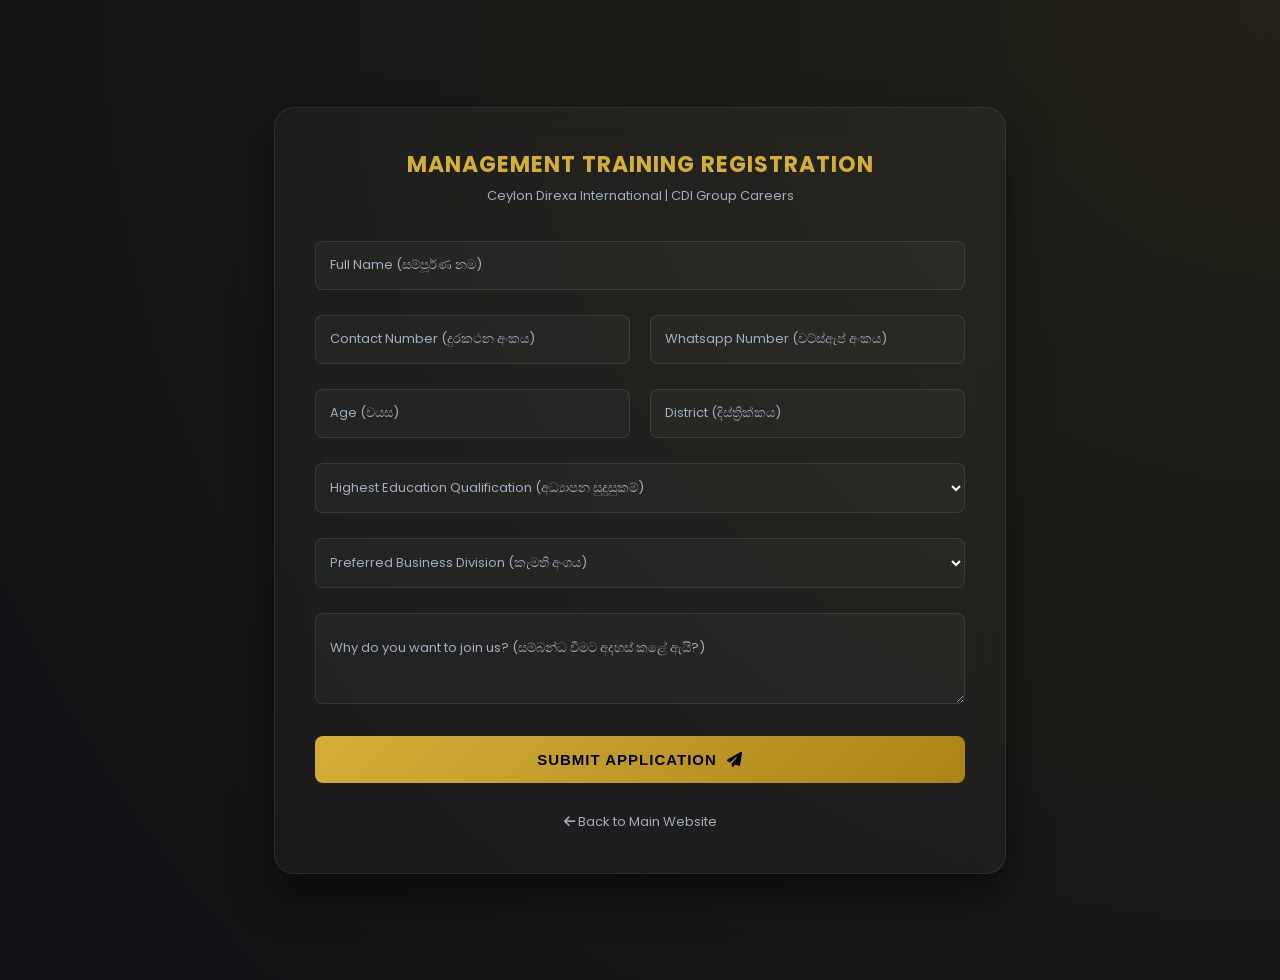
<file: apply-reg.html>
<!DOCTYPE html>
<html lang="en">
<head>
    <meta charset="UTF-8">
    <meta name="viewport" content="width=device-width, initial-scale=1.0">
    <title>Management Training Registration | CDI Group</title>
    <!-- Premium Fonts & Icons -->
    <link href="https://fonts.googleapis.com/css2?family=Poppins:wght@300;400;600;700&display=swap" rel="stylesheet">
    <link rel="stylesheet" href="https://cdnjs.cloudflare.com/ajax/libs/font-awesome/6.4.0/css/all.min.css">
    
    <style>
        body {
            background: #0f1115;
            color: #ffffff;
            font-family: 'Poppins', sans-serif;
            margin: 0;
            padding: 0;
        }
        .form-page-wrapper {
            min-height: 100vh;
            display: flex;
            justify-content: center;
            align-items: center;
            padding: 40px 20px;
            background: radial-gradient(circle at top right, rgba(212, 175, 55, 0.1), transparent);
        }
        .form-container-premium {
            background: rgba(255, 255, 255, 0.03);
            backdrop-filter: blur(15px);
            -webkit-backdrop-filter: blur(15px);
            border: 1px solid rgba(255, 255, 255, 0.08);
            border-radius: 20px;
            padding: 40px;
            width: 100%;
            max-width: 650px;
            box-shadow: 0 20px 40px rgba(0,0,0,0.5);
        }
        .form-header {
            text-align: center;
            margin-bottom: 35px;
        }
        .form-header h2 {
            font-size: 22px;
            font-weight: 700;
            color: #d4af37;
            margin: 0 0 5px 0;
            letter-spacing: 1px;
        }
        .form-header p {
            font-size: 13px;
            color: #a0aec0;
            margin: 0;
        }
        .form-group-row {
            display: flex;
            gap: 20px;
        }
        .form-group {
            position: relative;
            margin-bottom: 25px;
            flex: 1;
        }
        .form-group input, .form-group select, .form-group textarea {
            width: 100%;
            background: rgba(255, 255, 255, 0.03);
            border: 1px solid rgba(255, 255, 255, 0.1);
            border-radius: 8px;
            padding: 18px 15px 8px 15px;
            color: #ffffff;
            font-size: 14px;
            font-family: 'Poppins', sans-serif;
            transition: all 0.3s ease;
            box-sizing: border-box;
        }
        .form-group label {
            position: absolute;
            left: 15px;
            top: 50%;
            transform: translateY(-50%);
            font-size: 13px;
            color: #a0aec0;
            transition: all 0.3s ease;
            pointer-events: none;
        }
        .form-group.textarea-group label {
            top: 25px;
            transform: none;
        }
        
        /* Premium Ceylon Direxa International Animation Trigger */
        .form-group input:focus ~ label,
        .form-group input:not(:placeholder-shown) ~ label,
        .form-group select:focus ~ label,
        .form-group select:valid ~ label,
        .form-group textarea:focus ~ label,
        .form-group textarea:not(:placeholder-shown) ~ label {
            top: 6px;
            font-size: 10px;
            color: #d4af37;
            font-weight: 600;
            text-transform: uppercase;
        }
        
        .form-group input:focus, .form-group select:focus, .form-group textarea:focus {
            outline: none;
            border-color: #d4af37;
            background: rgba(255, 255, 255, 0.06);
            box-shadow: 0 0 10px rgba(212, 175, 55, 0.1);
        }
        .form-group select option {
            background: #1a1d24;
            color: #fff;
        }
        .submit-btn-premium {
            width: 100%;
            background: linear-gradient(135deg, #d4af37 0%, #aa8416 100%);
            color: #000;
            border: none;
            border-radius: 8px;
            padding: 15px;
            font-size: 15px;
            font-weight: 700;
            cursor: pointer;
            transition: all 0.3s ease;
            text-transform: uppercase;
            letter-spacing: 1px;
            display: flex;
            justify-content: center;
            align-items: center;
            gap: 10px;
        }
        .submit-btn-premium:hover {
            transform: translateY(-2px);
            box-shadow: 0 10px 20px rgba(212, 175, 55, 0.3);
        }
        .back-home {
            text-align: center;
            margin-top: 25px;
        }
        .back-home a {
            color: #a0aec0;
            text-decoration: none;
            font-size: 13px;
        }
        .back-home a:hover { color: #d4af37; }

        @media (max-width: 600px) {
            .form-group-row { flex-direction: column; gap: 0; }
            .form-container-premium { padding: 25px 20px; }
        }
    </style>
</head>
<body>

    <div class="form-page-wrapper">
        <div class="form-container-premium">
            
            <div class="form-header">
                <h2>MANAGEMENT TRAINING REGISTRATION</h2>
                <p>Ceylon Direxa International | CDI Group Careers</p>
            </div>

            <form id="careerForm">
                
                <!-- Full Name -->
                <div class="form-group">
                    <input type="text" id="fullName" placeholder=" " required>
                    <label>Full Name (සම්පූර්ණ නම)</label>
                </div>

                <div class="form-group-row">
                    <!-- Contact Number -->
                    <div class="form-group">
                        <input type="tel" id="phone" placeholder=" " pattern="[0-9]{10}" required>
                        <label>Contact Number (දුරකථන අංකය)</label>
                    </div>
                    <!-- Whatsapp Number -->
                    <div class="form-group">
                        <input type="tel" id="whatsapp" placeholder=" " pattern="[0-9]{10}" required>
                        <label>Whatsapp Number (වට්ස්ඇප් අංකය)</label>
                    </div>
                </div>

                <div class="form-group-row">
                    <!-- Age -->
                    <div class="form-group">
                        <input type="number" id="age" min="18" max="35" placeholder=" " required>
                        <label>Age (වයස)</label>
                    </div>
                    <!-- District -->
                    <div class="form-group">
                        <input type="text" id="district" placeholder=" " required>
                        <label>District (දිස්ත්‍රික්කය)</label>
                    </div>
                </div>

                <!-- Education Qualification -->
                <div class="form-group">
                    <select id="education" required>
                        <option value="" disabled selected hidden></option>
                        <option value="GCE O/L">GCE O/L</option>
                        <option value="GCE A/L">GCE A/L</option>
                        <option value="Diploma / Higher Diploma">Diploma / Higher Diploma</option>
                        <option value="Bachelor's Degree or Above">Bachelor's Degree or Above</option>
                    </select>
                    <label>Highest Education Qualification (අධ්‍යාපන සුදුසුකම්)</label>
                </div>

                <!-- Preferred Division -->
                <div class="form-group">
                    <select id="division" required>
                        <option value="" disabled selected hidden></option>
                        <option value="Ceylon Education">Ceylon Education</option>
                        <option value="Ceylon Smart home">Ceylon Smart home</option>
                        <option value="Ceylon Investment & Micro Credit">Ceylon Investment & Micro Credit</option>
                        <option value="Ceylon Automotive">Ceylon Automotive</option>
                        <option value="Coporate Management & Consultancy">Corporate Management & Consultancy</option>
                    </select>
                    <label>Preferred Business Division (කැමති අංශය)</label>
                </div>

                <!-- Short Message -->
                <div class="form-group textarea-group">
                    <textarea id="message" rows="3" placeholder=" " required></textarea>
                    <label>Why do you want to join us? (සම්බන්ධ වීමට අදහස් කළේ ඇයි?)</label>
                </div>

                <!-- Submit Button -->
                <button type="submit" class="submit-btn-premium" id="submitBtn">
                    SUBMIT APPLICATION <i class="fas fa-paper-plane"></i>
                </button>

            </form>

            <div class="back-home">
                <a href="index.html"><i class="fas fa-arrow-left"></i> Back to Main Website</a>
            </div>

        </div>
    </div>

    <!-- 100% Guaranteed Google Form Ajax Submission Script -->
    <script>
        document.getElementById('careerForm').addEventListener('submit', function(e) {
            e.preventDefault();

            const submitBtn = document.getElementById('submitBtn');
            submitBtn.innerHTML = 'SUBMITTING... <i class="fas fa-spinner fa-spin"></i>';
            submitBtn.disabled = true;

            const formURL = "https://docs.google.com/forms/d/e/1FAIpQLSdDE1NfaN4uiJVFhFAQ6WByc4K2dQrm2-PPzBhaTD6CxNf46Q/formResponse";

            // 100%ක්ම නිවැරදි බව තහවුරු කරගත් Entry IDs 5 මෙන්න මචන්
            const formData = new FormData();
            formData.append('entry.2105528632', document.getElementById('fullName').value);
            formData.append('entry.899543731', document.getElementById('phone').value);
            formData.append('entry.989116378', document.getElementById('whatsapp').value);
            formData.append('entry.1589322204', document.getElementById('age').value);
            formData.append('entry.188270919', document.getElementById('district').value);

            // සර්වර් එකෙන් බ්ලොක් නොවී ඩේටා ටික ෂුවර් එකටම ශීට් එකට යවන්න Dropdown දත්ත ටික Name එක අගට එකතු කරලා එක පාර යවනවා
            const extraDetails = ` | Edu: ${document.getElementById('education').value} | Div: ${document.getElementById('division').value} | Note: ${document.getElementById('message').value}`;
            formData.set('entry.2105528632', document.getElementById('fullName').value + extraDetails);

            fetch(formURL, {
                method: 'POST',
                mode: 'no-cors',
                body: formData
            })
            .then(() => {
                submitBtn.innerHTML = 'SUCCESSFULLY SUBMITTED <i class="fas fa-check-circle"></i>';
                submitBtn.style.background = 'linear-gradient(135deg, #28a745 0%, #218838 100%)';
                submitBtn.style.color = '#fff';
                
                alert('ඔබගේ අයදුම්පත සාර්ථකව ලැබුණි! Ceylon Direxa International (CDI Group) ආයතනය මගින් කඩිනමින් ඔබව සම්බන්ධ කරගනු ඇත.');
                document.getElementById('careerForm').reset();
                
                setTimeout(() => {
                    submitBtn.innerHTML = 'SUBMIT APPLICATION <i class="fas fa-paper-plane"></i>';
                    submitBtn.style.background = 'linear-gradient(135deg, #d4af37 0%, #aa8416 100%)';
                    submitBtn.style.color = '#000';
                    submitBtn.disabled = false;
                }, 3000);
            })
            .catch(error => {
                console.error('Error:', error);
                alert('යම් දෝෂයක් සිදුවුණා. කරුණාකර නැවත උත්සාහ කරන්න.');
                submitBtn.innerHTML = 'SUBMIT APPLICATION <i class="fas fa-paper-plane"></i>';
                submitBtn.disabled = false;
            });
        });
    </script>
</body>
</html>
</file>
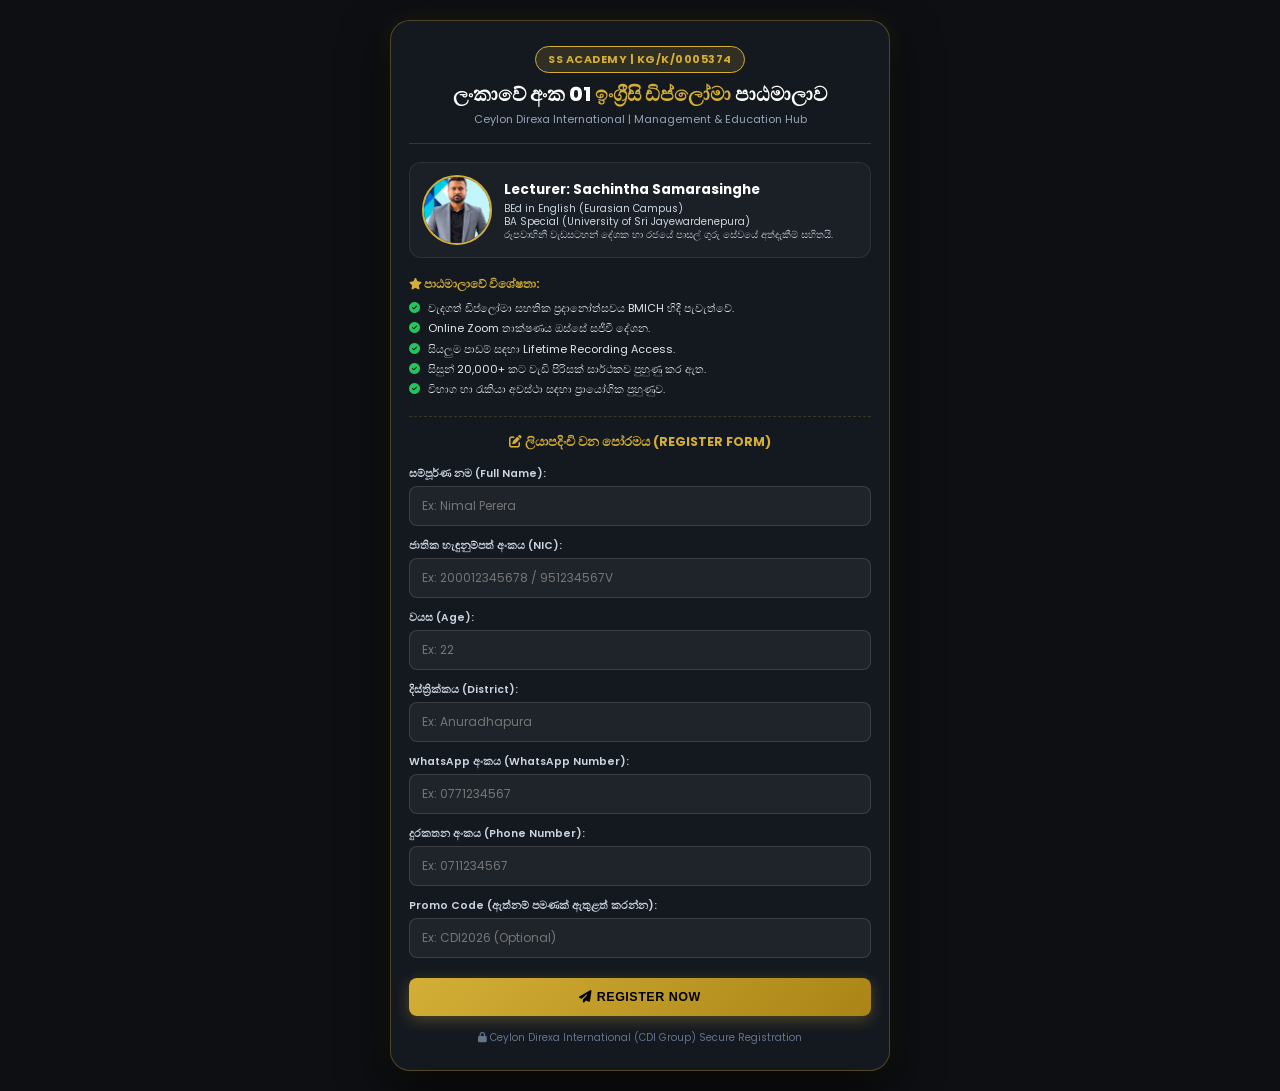
<file: endiploma.html>
<!DOCTYPE html>
<html lang="en">
<head>
    <meta charset="UTF-8">
    <meta name="viewport" content="width=device-width, initial-scale=1.0">
    <title>English Diploma Registration | SS Academy - CDI Group</title>
    <!-- Premium Fonts & FontAwesome -->
    <link href="https://fonts.googleapis.com/css2?family=Poppins:wght@300;400;500;600;700;800&display=swap" rel="stylesheet">
    <link rel="stylesheet" href="https://cdnjs.cloudflare.com/ajax/libs/font-awesome/6.4.0/css/all.min.css">
    
    <style>
        * {
            box-sizing: border-box;
            margin: 0;
            padding: 0;
        }
        body {
            background: #0d0f12;
            color: #ffffff;
            font-family: 'Poppins', sans-serif;
            min-height: 100vh;
            display: flex;
            justify-content: center;
            align-items: center;
            padding: 20px 12px;
        }
        .container {
            width: 100%;
            max-width: 500px;
        }
        .card {
            background: rgba(22, 27, 34, 0.95);
            backdrop-filter: blur(16px);
            -webkit-backdrop-filter: blur(16px);
            border: 1px solid rgba(212, 175, 55, 0.3);
            border-radius: 20px;
            padding: 24px 18px;
            box-shadow: 0 20px 50px rgba(0, 0, 0, 0.7), 0 0 25px rgba(212, 175, 55, 0.1);
        }
        .header {
            text-align: center;
            border-bottom: 1px solid rgba(212, 175, 55, 0.2);
            padding-bottom: 15px;
            margin-bottom: 18px;
        }
        .reg-badge {
            background: rgba(212, 175, 55, 0.15);
            color: #d4af37;
            border: 1px solid #d4af37;
            font-size: 11px;
            font-weight: 700;
            padding: 4px 12px;
            border-radius: 20px;
            display: inline-block;
            margin-bottom: 8px;
            letter-spacing: 0.5px;
        }
        .header h1 {
            font-size: 20px;
            font-weight: 800;
            color: #ffffff;
            text-transform: uppercase;
            line-height: 1.3;
        }
        .header h1 span {
            color: #d4af37;
        }
        .header p {
            font-size: 11px;
            color: #94a3b8;
            margin-top: 4px;
        }

        /* Lecturer Profile Box with Photo */
        .lecturer-box {
            background: rgba(255, 255, 255, 0.03);
            border: 1px solid rgba(255, 255, 255, 0.08);
            border-radius: 12px;
            padding: 12px;
            margin-bottom: 18px;
            display: flex;
            align-items: center;
            gap: 12px;
        }
        .lecturer-img {
            width: 70px;
            height: 70px;
            border-radius: 50%;
            border: 2px solid #d4af37;
            object-fit: cover;
            flex-shrink: 0;
            background: #1a1e24;
        }
        .lecturer-info h3 {
            font-size: 13.5px;
            color: #ffffff;
            font-weight: 700;
        }
        .lecturer-info p {
            font-size: 10px;
            color: #cbd5e1;
            margin-top: 2px;
            line-height: 1.3;
        }

        /* Features List */
        .features-title {
            font-size: 11.5px;
            color: #d4af37;
            font-weight: 700;
            text-transform: uppercase;
            margin-bottom: 8px;
        }
        .features-list {
            list-style: none;
            margin-bottom: 20px;
        }
        .features-list li {
            font-size: 11px;
            color: #e2e8f0;
            margin-bottom: 6px;
            display: flex;
            align-items: flex-start;
            gap: 8px;
            line-height: 1.3;
        }
        .features-list li i {
            color: #22c55e;
            font-size: 11px;
            margin-top: 2px;
        }

        /* Form Styles */
        .form-title {
            font-size: 12.5px;
            color: #d4af37;
            font-weight: 700;
            text-transform: uppercase;
            text-align: center;
            margin-bottom: 15px;
            border-top: 1px dashed rgba(212, 175, 55, 0.2);
            padding-top: 16px;
        }
        .form-group {
            margin-bottom: 12px;
        }
        .form-group label {
            display: block;
            font-size: 10.5px;
            font-weight: 600;
            color: #cbd5e1;
            margin-bottom: 4px;
        }
        .form-control {
            width: 100%;
            padding: 10px 12px;
            background: rgba(255, 255, 255, 0.05);
            border: 1px solid rgba(255, 255, 255, 0.12);
            border-radius: 8px;
            color: #ffffff;
            font-size: 12px;
            font-family: 'Poppins', sans-serif;
            transition: all 0.3s ease;
        }
        .form-control:focus {
            outline: none;
            border-color: #d4af37;
            background: rgba(212, 175, 55, 0.05);
        }

        .submit-btn {
            width: 100%;
            background: linear-gradient(135deg, #d4af37 0%, #aa8416 100%);
            color: #000000;
            border: none;
            padding: 12px;
            border-radius: 8px;
            font-size: 12.5px;
            font-weight: 700;
            text-transform: uppercase;
            letter-spacing: 0.5px;
            cursor: pointer;
            transition: all 0.3s ease;
            margin-top: 8px;
            box-shadow: 0 4px 15px rgba(212, 175, 55, 0.3);
        }
        .submit-btn:hover {
            transform: translateY(-2px);
            box-shadow: 0 6px 20px rgba(212, 175, 55, 0.5);
        }

        .footer-note {
            text-align: center;
            font-size: 10px;
            color: #64748b;
            margin-top: 14px;
        }
    </style>
</head>
<body>

    <div class="container">
        <div class="card">
            
            <!-- Header -->
            <div class="header">
                <span class="reg-badge">SS ACADEMY | KG/K/0005374</span>
                <h1>ලංකාවේ අංක 01 <span>ඉංග්‍රීසි ඩිප්ලෝමා</span> පාඨමාලාව</h1>
                <p>Ceylon Direxa International | Management & Education Hub</p>
            </div>

            <!-- Lecturer Info with Photo -->
            <div class="lecturer-box">
                <img src="assets/sir.jpg" alt="Sachintha Samarasinghe" class="lecturer-img" onerror="this.src='https://cdn-icons-png.flaticon.com/512/3135/3135715.png';">
                <div class="lecturer-info">
                    <h3>Lecturer: Sachintha Samarasinghe</h3>
                    <p>BEd in English (Eurasian Campus)<br>BA Special (University of Sri Jayewardenepura)<br>රූපවාහිනී වැඩසටහන් දේශක හා රජයේ පාසල් ගුරු සේවයේ අත්දැකීම් සහිතයි.</p>
                </div>
            </div>

            <!-- Course Details / Highlights -->
            <div class="features-title"><i class="fas fa-star"></i> පාඨමාලාවේ විශේෂතා:</div>
            <ul class="features-list">
                <li><i class="fas fa-check-circle"></i> වැදගත් ඩිප්ලෝමා සහතික ප්‍රදානෝත්සවය BMICH හිදී පැවැත්වේ.</li>
                <li><i class="fas fa-check-circle"></i> Online Zoom තාක්ෂණය ඔස්සේ සජීවී දේශන.</li>
                <li><i class="fas fa-check-circle"></i> සියලුම පාඩම් සඳහා Lifetime Recording Access.</li>
                <li><i class="fas fa-check-circle"></i> සිසුන් 20,000+ කට වැඩි පිරිසක් සාර්ථකව පුහුණු කර ඇත.</li>
                <li><i class="fas fa-check-circle"></i> විභාග හා රැකියා අවස්ථා සඳහා ප්‍රායෝගික පුහුණුව.</li>
            </ul>

            <!-- Registration Form -->
            <div class="form-title"><i class="fas fa-edit"></i> ලියාපදිංචි වන පෝරමය (REGISTER FORM)</div>

            <form id="diplomaForm">
                <!-- 1. Full Name -->
                <div class="form-group">
                    <label>සම්පූර්ණ නම (Full Name):</label>
                    <input type="text" id="fullName" class="form-control" placeholder="Ex: Nimal Perera" required>
                </div>

                <!-- 2. NIC -->
                <div class="form-group">
                    <label>ජාතික හැඳුනුම්පත් අංකය (NIC):</label>
                    <input type="text" id="nic" class="form-control" placeholder="Ex: 200012345678 / 951234567V" required>
                </div>

                <!-- 3. Age -->
                <div class="form-group">
                    <label>වයස (Age):</label>
                    <input type="number" id="age" class="form-control" placeholder="Ex: 22" required>
                </div>

                <!-- 4. District -->
                <div class="form-group">
                    <label>දිස්ත්‍රික්කය (District):</label>
                    <input type="text" id="district" class="form-control" placeholder="Ex: Anuradhapura" required>
                </div>

                <!-- 5. WhatsApp Number -->
                <div class="form-group">
                    <label>WhatsApp අංකය (WhatsApp Number):</label>
                    <input type="tel" id="whatsapp" class="form-control" placeholder="Ex: 0771234567" required>
                </div>

                <!-- 6. Phone Number -->
                <div class="form-group">
                    <label>දුරකතන අංකය (Phone Number):</label>
                    <input type="tel" id="phone" class="form-control" placeholder="Ex: 0711234567" required>
                </div>

                <!-- 7. Promo Code -->
                <div class="form-group">
                    <label>Promo Code (ඇත්නම් පමණක් ඇතුළත් කරන්න):</label>
                    <input type="text" id="promo" class="form-control" placeholder="Ex: CDI2026 (Optional)">
                </div>

                <button type="submit" class="submit-btn" id="subBtn">
                    <i class="fas fa-paper-plane"></i> REGISTER NOW
                </button>
            </form>

            <div class="footer-note">
                <i class="fas fa-lock"></i> Ceylon Direxa International (CDI Group) Secure Registration
            </div>

        </div>
    </div>

    <script>
        document.getElementById('diplomaForm').addEventListener('submit', function(e) {
            e.preventDefault();
            
            var btn = document.getElementById('subBtn');
            btn.innerHTML = '<i class="fas fa-spinner fa-spin"></i> PROCESSING...';
            btn.disabled = true;

            var name = document.getElementById('fullName').value;
            var nic = document.getElementById('nic').value;
            var age = document.getElementById('age').value;
            var district = document.getElementById('district').value;
            var whatsapp = document.getElementById('whatsapp').value;
            var phone = document.getElementById('phone').value;
            var promo = document.getElementById('promo').value || 'N/A';

            // Custom Message format for WhatsApp
            var waMessage = `Hi CDI Education Hub,%0A%0A🎓 *New English Diploma Registration*%0A%0A👤 *Name:* ${encodeURIComponent(name)}%0A🆔 *NIC:* ${encodeURIComponent(nic)}%0A🎂 *Age:* ${encodeURIComponent(age)}%0A📍 *District:* ${encodeURIComponent(district)}%0A💬 *WhatsApp:* ${encodeURIComponent(whatsapp)}%0A📞 *Phone:* ${encodeURIComponent(phone)}%0A🎟️ *Promo Code:* ${encodeURIComponent(promo)}`;

            // Direct Redirect to 0775009504
            setTimeout(function() {
                window.location.href = `https://wa.me/94775009504?text=${waMessage}`;
            }, 800);
        });
    </script>

</body>
</html>
</file>
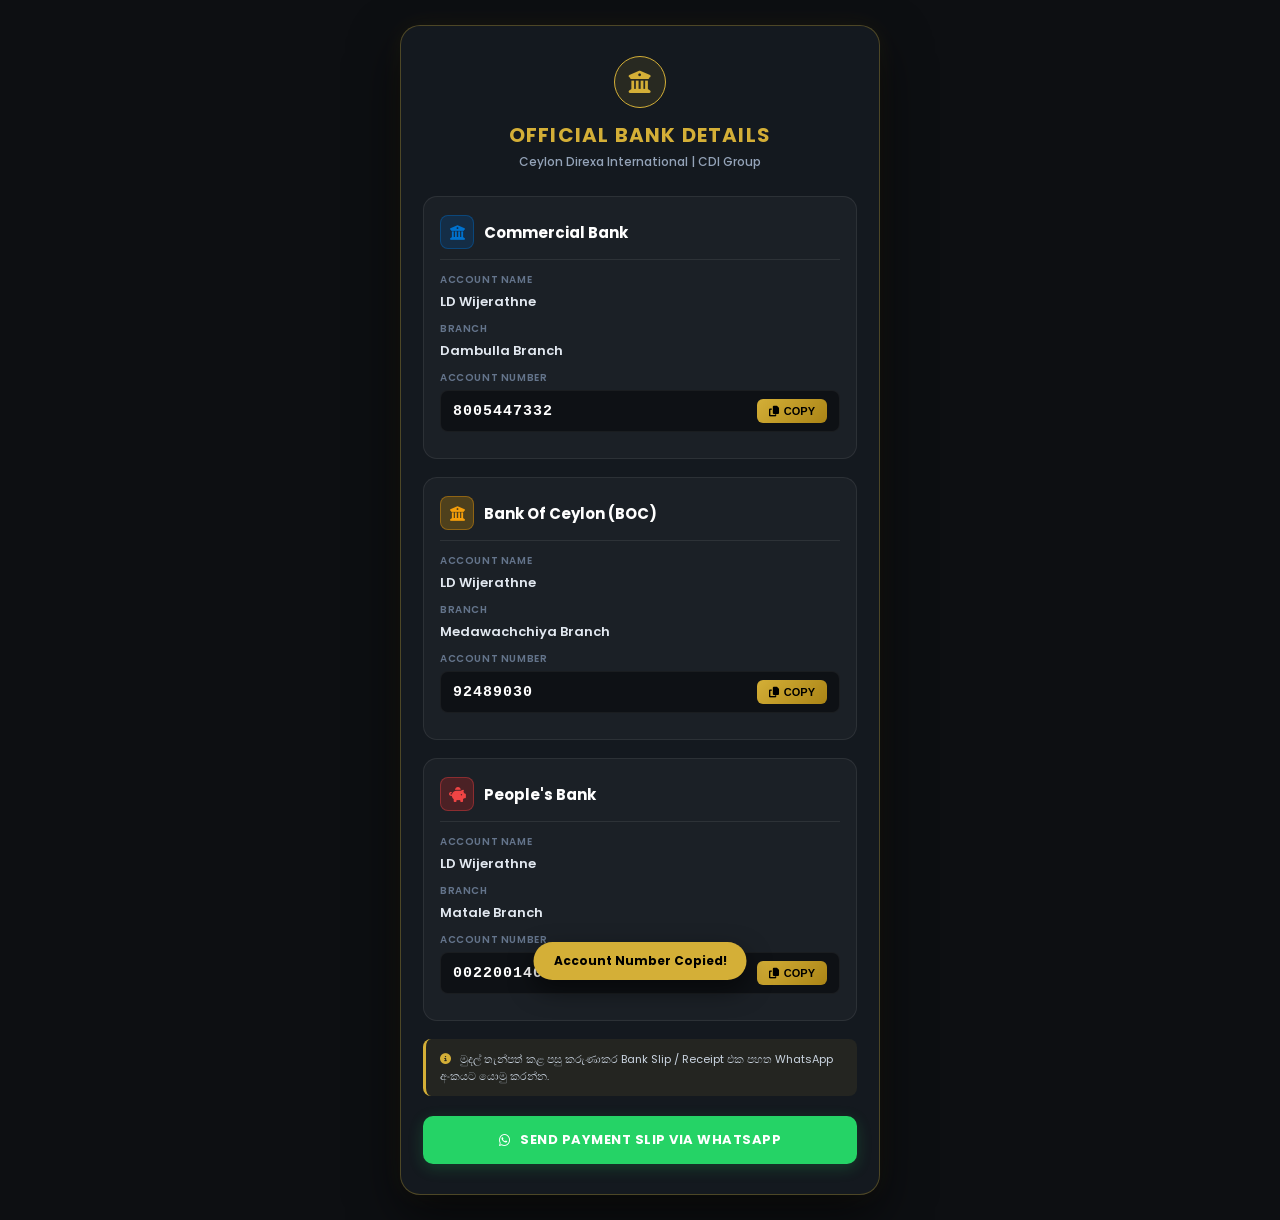
<file: pay.html>
<!DOCTYPE html>
<html lang="en">
<head>
    <meta charset="UTF-8">
    <meta name="viewport" content="width=device-width, initial-scale=1.0">
    <title>Official Bank Details | Ceylon Direxa International</title>
    <!-- Premium Fonts & FontAwesome Icons -->
    <link href="https://fonts.googleapis.com/css2?family=Poppins:wght@300;400;500;600;700&display=swap" rel="stylesheet">
    <link rel="stylesheet" href="https://cdnjs.cloudflare.com/ajax/libs/font-awesome/6.4.0/css/all.min.css">
    
    <style>
        * {
            box-sizing: border-box;
            margin: 0;
            padding: 0;
        }
        body {
            background: #0d0f12;
            color: #ffffff;
            font-family: 'Poppins', sans-serif;
            min-height: 100vh;
            display: flex;
            justify-content: center;
            align-items: center;
            padding: 25px 15px;
        }
        .pay-card {
            background: rgba(22, 27, 34, 0.9);
            backdrop-filter: blur(16px);
            -webkit-backdrop-filter: blur(16px);
            border: 1px solid rgba(212, 175, 55, 0.3);
            border-radius: 20px;
            padding: 30px 22px;
            width: 100%;
            max-width: 480px;
            box-shadow: 0 20px 50px rgba(0, 0, 0, 0.6), 0 0 25px rgba(212, 175, 55, 0.08);
            text-align: center;
        }
        .pay-header {
            margin-bottom: 25px;
        }
        .pay-header .logo-badge {
            display: inline-flex;
            align-items: center;
            justify-content: center;
            width: 52px;
            height: 52px;
            background: rgba(212, 175, 55, 0.1);
            border: 1px solid #d4af37;
            border-radius: 50%;
            margin-bottom: 12px;
            color: #d4af37;
            font-size: 22px;
        }
        .pay-header h2 {
            font-size: 20px;
            font-weight: 700;
            color: #d4af37;
            letter-spacing: 1.2px;
            text-transform: uppercase;
        }
        .pay-header p {
            font-size: 12px;
            color: #94a3b8;
            margin-top: 3px;
            font-weight: 500;
        }
        
        .bank-box {
            background: rgba(255, 255, 255, 0.03);
            border: 1px solid rgba(255, 255, 255, 0.08);
            border-radius: 14px;
            padding: 18px 16px;
            margin-bottom: 18px;
            text-align: left;
            position: relative;
            transition: transform 0.2s ease, border-color 0.2s ease;
        }
        .bank-box:hover {
            border-color: rgba(212, 175, 55, 0.4);
            transform: translateY(-2px);
        }
        .bank-title {
            font-size: 15px;
            font-weight: 700;
            color: #ffffff;
            display: flex;
            align-items: center;
            justify-content: space-between;
            margin-bottom: 12px;
            border-bottom: 1px solid rgba(255, 255, 255, 0.08);
            padding-bottom: 10px;
        }
        .bank-name-tag {
            display: flex;
            align-items: center;
            gap: 10px;
        }
        .bank-icon {
            width: 34px;
            height: 34px;
            border-radius: 8px;
            display: flex;
            align-items: center;
            justify-content: center;
            font-size: 15px;
            font-weight: bold;
        }
        /* Custom Official Bank Branding Colors */
        .combank-icon { background: rgba(0, 84, 166, 0.25); color: #0072ce; border: 1px solid rgba(0, 114, 206, 0.4); }
        .boc-icon { background: rgba(230, 160, 0, 0.25); color: #f59e0b; border: 1px solid rgba(245, 158, 11, 0.4); }
        .peoples-icon { background: rgba(220, 38, 38, 0.25); color: #ef4444; border: 1px solid rgba(239, 68, 68, 0.4); }

        .info-row {
            margin-bottom: 8px;
        }
        .info-label {
            font-size: 10px;
            color: #64748b;
            text-transform: uppercase;
            letter-spacing: 0.6px;
            display: block;
            font-weight: 600;
        }
        .info-value {
            font-size: 13px;
            font-weight: 600;
            color: #e2e8f0;
        }
        .acc-number-row {
            display: flex;
            justify-content: space-between;
            align-items: center;
            background: rgba(0, 0, 0, 0.45);
            padding: 8px 12px;
            border-radius: 8px;
            margin-top: 4px;
            border: 1px solid rgba(255, 255, 255, 0.05);
        }
        .acc-number-text {
            font-size: 15px;
            font-weight: 700;
            color: #ffffff;
            letter-spacing: 1px;
            font-family: monospace;
        }
        .copy-btn {
            background: linear-gradient(135deg, #d4af37 0%, #aa8416 100%);
            color: #000000;
            border: none;
            padding: 6px 12px;
            border-radius: 6px;
            font-size: 11px;
            font-weight: 700;
            cursor: pointer;
            transition: all 0.2s ease;
            display: inline-flex;
            align-items: center;
            gap: 5px;
        }
        .copy-btn:hover {
            opacity: 0.9;
            transform: scale(1.04);
        }

        .notice-box {
            background: rgba(212, 175, 55, 0.08);
            border-left: 3px solid #d4af37;
            padding: 12px 14px;
            border-radius: 8px;
            text-align: left;
            font-size: 11px;
            color: #cbd5e1;
            margin-bottom: 20px;
            line-height: 1.5;
        }
        .notice-box i {
            color: #d4af37;
            margin-right: 6px;
        }

        .whatsapp-btn {
            display: inline-flex;
            align-items: center;
            justify-content: center;
            gap: 10px;
            width: 100%;
            background: #25d366;
            color: #ffffff;
            text-decoration: none;
            padding: 14px;
            border-radius: 10px;
            font-size: 13px;
            font-weight: 700;
            text-transform: uppercase;
            letter-spacing: 0.5px;
            transition: all 0.3s ease;
            box-shadow: 0 4px 15px rgba(37, 211, 102, 0.2);
        }
        .whatsapp-btn:hover {
            background: #20ba5a;
            box-shadow: 0 6px 20px rgba(37, 211, 102, 0.35);
            transform: translateY(-1px);
        }
        
        .toast {
            position: fixed;
            bottom: 20px;
            left: 50%;
            transform: translateX(-50%) translateY(100px);
            background: #d4af37;
            color: #000;
            padding: 10px 20px;
            border-radius: 30px;
            font-weight: 700;
            font-size: 12px;
            box-shadow: 0 10px 25px rgba(0,0,0,0.5);
            transition: transform 0.3s cubic-bezier(0.175, 0.885, 0.32, 1.275);
            z-index: 1000;
        }
        .toast.show {
            transform: translateX(-50%) translateY(0);
        }
    </style>
</head>
<body>

    <div class="pay-card">
        
        <div class="pay-header">
            <div class="logo-badge">
                <i class="fas fa-university"></i>
            </div>
            <h2>Official Bank Details</h2>
            <p>Ceylon Direxa International | CDI Group</p>
        </div>

        <!-- 1. Commercial Bank -->
        <div class="bank-box">
            <div class="bank-title">
                <div class="bank-name-tag">
                    <div class="bank-icon combank-icon"><i class="fas fa-building-columns"></i></div>
                    <span>Commercial Bank</span>
                </div>
            </div>
            
            <div class="info-row">
                <span class="info-label">Account Name</span>
                <span class="info-value">LD Wijerathne</span>
            </div>

            <div class="info-row">
                <span class="info-label">Branch</span>
                <span class="info-value">Dambulla Branch</span>
            </div>

            <div class="info-row">
                <span class="info-label">Account Number</span>
                <div class="acc-number-row">
                    <span class="acc-number-text" id="acc1">8005447332</span>
                    <button class="copy-btn" onclick="copyToClipboard('acc1')"><i class="fas fa-copy"></i> COPY</button>
                </div>
            </div>
        </div>

        <!-- 2. Bank Of Ceylon -->
        <div class="bank-box">
            <div class="bank-title">
                <div class="bank-name-tag">
                    <div class="bank-icon boc-icon"><i class="fas fa-university"></i></div>
                    <span>Bank Of Ceylon (BOC)</span>
                </div>
            </div>
            
            <div class="info-row">
                <span class="info-label">Account Name</span>
                <span class="info-value">LD Wijerathne</span>
            </div>

            <div class="info-row">
                <span class="info-label">Branch</span>
                <span class="info-value">Medawachchiya Branch</span>
            </div>

            <div class="info-row">
                <span class="info-label">Account Number</span>
                <div class="acc-number-row">
                    <span class="acc-number-text" id="acc2">92489030</span>
                    <button class="copy-btn" onclick="copyToClipboard('acc2')"><i class="fas fa-copy"></i> COPY</button>
                </div>
            </div>
        </div>

        <!-- 3. People's Bank -->
        <div class="bank-box">
            <div class="bank-title">
                <div class="bank-name-tag">
                    <div class="bank-icon peoples-icon"><i class="fas fa-piggy-bank"></i></div>
                    <span>People's Bank</span>
                </div>
            </div>
            
            <div class="info-row">
                <span class="info-label">Account Name</span>
                <span class="info-value">LD Wijerathne</span>
            </div>

            <div class="info-row">
                <span class="info-label">Branch</span>
                <span class="info-value">Matale Branch</span>
            </div>

            <div class="info-row">
                <span class="info-label">Account Number</span>
                <div class="acc-number-row">
                    <span class="acc-number-text" id="acc3">002200140053248</span>
                    <button class="copy-btn" onclick="copyToClipboard('acc3')"><i class="fas fa-copy"></i> COPY</button>
                </div>
            </div>
        </div>

        <!-- Notice Box -->
        <div class="notice-box">
            <i class="fas fa-info-circle"></i> 
            මුදල් තැන්පත් කළ පසු කරුණාකර Bank Slip / Receipt එක පහත WhatsApp අංකයට යොමු කරන්න.
        </div>

        <!-- Direct WhatsApp Slip Upload Button -->
        <a href="https://wa.me/94775009504?text=Hi%20CDI,%20I%20have%20completed%20the%20payment.%20Here%20is%20my%20payment%20slip." target="_blank" class="whatsapp-btn">
            <i class="fab fa-whatsapp"></i> SEND PAYMENT SLIP VIA WHATSAPP
        </a>

    </div>

    <!-- Notification Toast -->
    <div id="toast" class="toast">Account Number Copied!</div>

    <script>
        function copyToClipboard(elementId) {
            var textToCopy = document.getElementById(elementId).innerText;
            navigator.clipboard.writeText(textToCopy).then(function() {
                showToast("Copied: " + textToCopy);
            }, function(err) {
                console.error("Could not copy text: ", err);
            });
        }

        function showToast(message) {
            var toast = document.getElementById("toast");
            toast.innerText = message;
            toast.classList.add("show");
            setTimeout(function() {
                toast.classList.remove("show");
            }, 2500);
        }
    </script>
</body>
</html>
</file>
